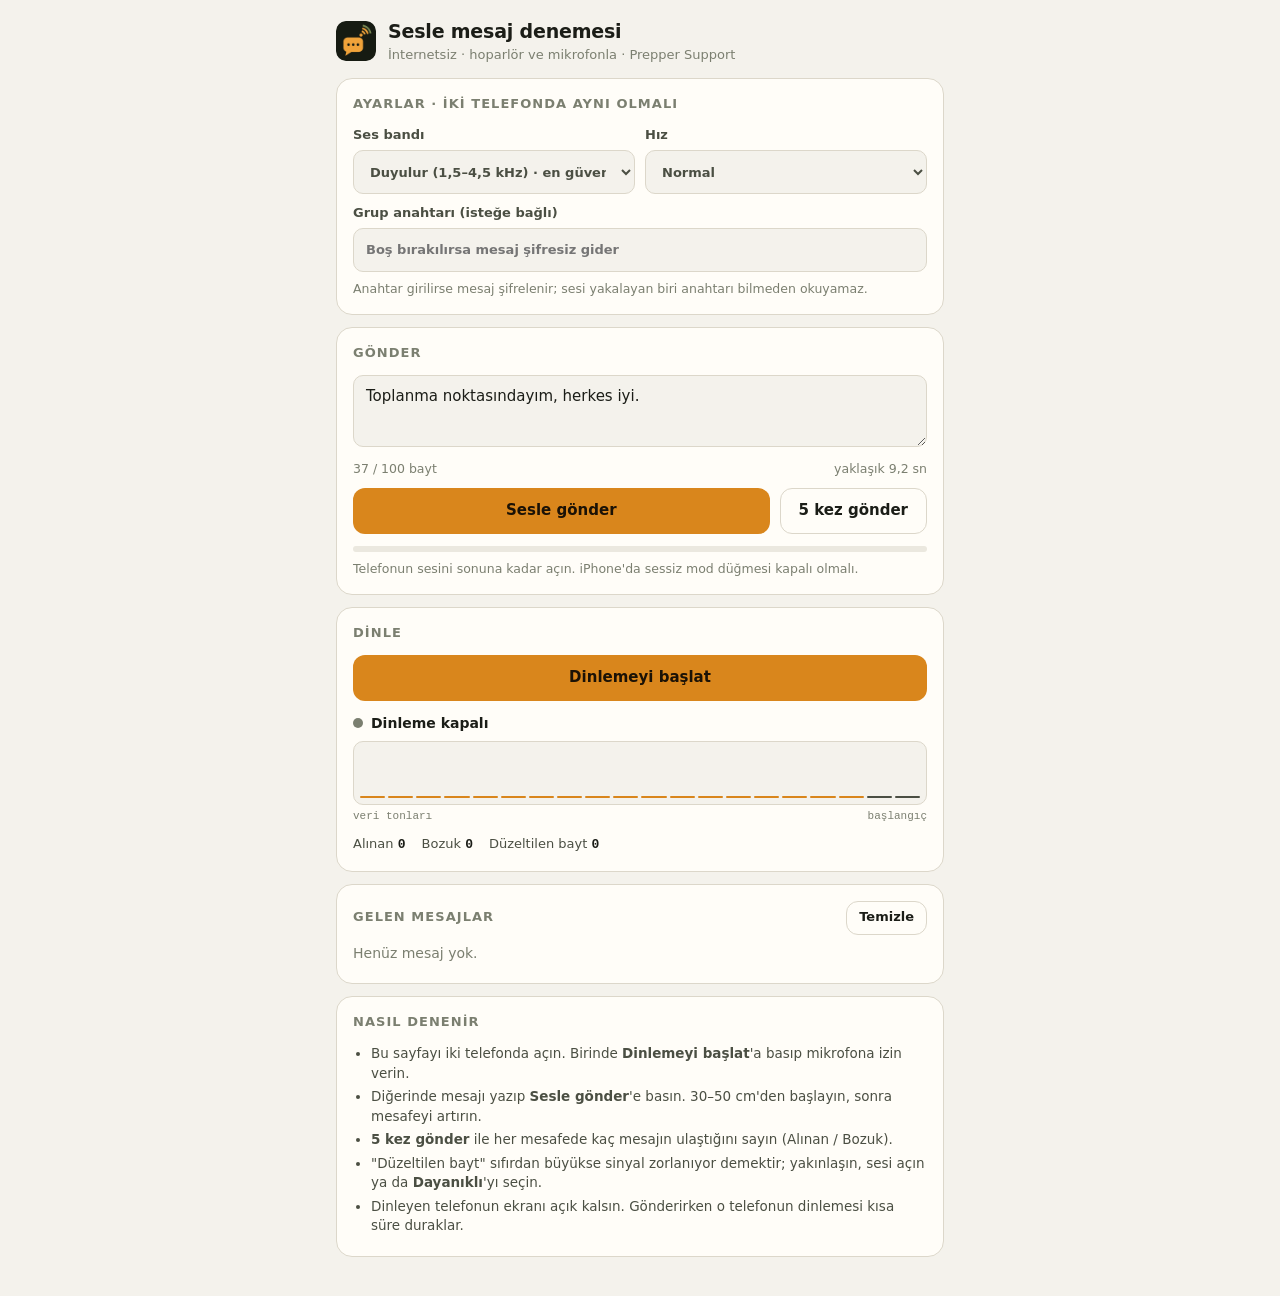
<file: docs/ses-deneme.html>
<!doctype html>
<html lang="tr">
<head>
<meta charset="utf-8">
<meta name="viewport" content="width=device-width, initial-scale=1, viewport-fit=cover">
<title>Sesle Mesaj Denemesi</title>
<meta name="description" content="İki telefon arasında internetsiz, sesle kısa ve şifreli mesaj gönderme denemesi.">
<meta name="theme-color" content="#11140f">
<link rel="icon" href="icons/favicon.png">
<style>
:root{
  --bg:#f4f2ec; --surface:#fffdf8; --surface-2:#ebe8df; --line:#dcd7ca;
  --ink:#1b1d17; --ink-2:#4b4f43; --ink-3:#7b7f70;
  --accent:#d9861c; --accent-ink:#1b1206; --accent-soft:#f6e3c6;
  --ok:#3f8f4f; --bad:#c2412d; --warn:#b07a10;
  --font:system-ui,-apple-system,"Segoe UI",Roboto,"Helvetica Neue",Arial,sans-serif;
  --mono:ui-monospace,"SF Mono",Menlo,Consolas,monospace; color-scheme:light;
}
@media (prefers-color-scheme:dark){:root:not([data-theme="light"]){
  --bg:#0e110c; --surface:#161a13; --surface-2:#1e2319; --line:#2c3325;
  --ink:#eceee4; --ink-2:#b6bba8; --ink-3:#80866f;
  --accent:#f0a33a; --accent-ink:#1b1206; --accent-soft:#3a2c14; --warn:#e0a531; color-scheme:dark;
}}
:root[data-theme="dark"]{
  --bg:#0e110c; --surface:#161a13; --surface-2:#1e2319; --line:#2c3325;
  --ink:#eceee4; --ink-2:#b6bba8; --ink-3:#80866f;
  --accent:#f0a33a; --accent-ink:#1b1206; --accent-soft:#3a2c14; --warn:#e0a531; color-scheme:dark;
}
*{box-sizing:border-box}
[hidden]{display:none!important}
html,body{margin:0}
body{background:var(--bg);color:var(--ink);font-family:var(--font);font-size:15px;line-height:1.45;-webkit-tap-highlight-color:transparent}
button,input,select,textarea{font:inherit;color:inherit}
button{cursor:pointer}
:focus-visible{outline:2px solid var(--accent);outline-offset:2px}
.num{font-family:var(--mono);font-variant-numeric:tabular-nums}
.wrap{max-width:640px;margin:0 auto;padding:calc(14px + env(safe-area-inset-top)) 16px calc(28px + env(safe-area-inset-bottom))}
header{display:flex;align-items:center;gap:12px;margin:4px 0 14px}
header img{border-radius:10px}
header h1{font-size:19px;margin:0;letter-spacing:-.01em}
header p{margin:0;color:var(--ink-3);font-size:13px}
.card{background:var(--surface);border:1px solid var(--line);border-radius:16px;padding:16px;margin-bottom:12px}
.card h2{font-size:13px;letter-spacing:.08em;text-transform:uppercase;color:var(--ink-3);margin:0 0 12px;font-weight:700}
.grid{display:grid;grid-template-columns:1fr 1fr;gap:10px}
label.f{display:grid;gap:5px;font-size:13px;font-weight:600;color:var(--ink-2)}
label.f.full{grid-column:1/-1}
input,select,textarea{background:var(--bg);border:1px solid var(--line);border-radius:10px;padding:10px 12px;min-height:44px;width:100%}
input:focus,select:focus,textarea:focus{outline:none;border-color:var(--accent);box-shadow:0 0 0 3px var(--accent-soft)}
textarea{resize:vertical;min-height:72px}
.note{font-size:12.5px;color:var(--ink-3);margin:8px 0 0}
.row{display:flex;align-items:center;gap:10px;flex-wrap:wrap}
.meta{font-size:12.5px;color:var(--ink-3);margin:6px 0 10px;display:flex;justify-content:space-between;gap:8px}
.meta .over{color:var(--bad);font-weight:700}
.btn{display:inline-flex;align-items:center;justify-content:center;gap:8px;border:1px solid transparent;background:var(--accent);color:var(--accent-ink);font-weight:700;padding:11px 18px;border-radius:12px;min-height:46px}
.btn:disabled{opacity:.5;cursor:default}
.btn.ghost{background:transparent;border-color:var(--line);color:var(--ink);font-weight:600}
.btn.wide{flex:1}
.btn.on{background:var(--bad);color:#fff}
.prog{height:6px;border-radius:3px;background:var(--surface-2);overflow:hidden;margin-top:12px}
.prog i{display:block;height:100%;width:0;background:var(--accent);transition:width .1s linear}
.stat{display:flex;align-items:center;gap:8px;font-size:14px;font-weight:600;margin:12px 0 8px}
.dot{width:10px;height:10px;border-radius:50%;background:var(--ink-3);flex:none}
.dot.live{background:var(--ok);animation:pulse 1.2s infinite}
.dot.sig{background:var(--accent)}
@keyframes pulse{50%{opacity:.35}}
.bars{display:grid;grid-template-columns:repeat(20,1fr);gap:3px;align-items:end;height:64px;padding:6px;border-radius:10px;background:var(--bg);border:1px solid var(--line)}
.bars i{display:block;background:var(--accent);border-radius:2px;height:2%;min-height:2px;transition:height .08s}
.bars i.s{background:var(--ink-2)}
.legend{display:flex;justify-content:space-between;font-size:11px;color:var(--ink-3);margin-top:4px;font-family:var(--mono)}
.counts{display:flex;gap:16px;font-size:13px;color:var(--ink-2);margin-top:10px}
.counts b{font-family:var(--mono);color:var(--ink)}
.log{display:flex;flex-direction:column;gap:8px;margin-top:4px}
.msg{border:1px solid var(--line);border-radius:12px;padding:10px 12px;background:var(--bg)}
.msg p{margin:0 0 4px;white-space:pre-wrap;overflow-wrap:anywhere;font-size:15.5px}
.msg small{color:var(--ink-3);font-size:12px;display:flex;gap:10px;flex-wrap:wrap}
.msg.lock p{color:var(--warn)}
.tag{font-size:11px;font-weight:700;padding:1px 7px;border-radius:99px;background:var(--accent-soft);color:var(--ink)}
.empty{color:var(--ink-3);font-size:14px;margin:4px 0}
ul.tips{margin:0;padding-left:18px;color:var(--ink-2);font-size:13.5px}
ul.tips li{margin:4px 0}
.toast{position:fixed;left:50%;bottom:calc(20px + env(safe-area-inset-bottom));transform:translateX(-50%);background:var(--ink);color:var(--bg);padding:10px 16px;border-radius:12px;z-index:9;max-width:calc(100vw - 32px);font-size:14px}
@media (max-width:420px){.grid{grid-template-columns:1fr}}
</style>
</head>
<body>
<div class="wrap">
  <header>
    <img src="icons/icon-192.png" width="40" height="40" alt="">
    <div><h1>Sesle mesaj denemesi</h1><p>İnternetsiz · hoparlör ve mikrofonla · Prepper Support</p></div>
  </header>

  <section class="card" aria-labelledby="h-set">
    <h2 id="h-set">Ayarlar · iki telefonda aynı olmalı</h2>
    <div class="grid">
      <label class="f">Ses bandı
        <select id="band"><option value="low">Duyulur (1,5–4,5 kHz) · en güvenilir</option><option value="high">Yüksek (15–18 kHz) · daha az duyulur</option></select></label>
      <label class="f">Hız
        <select id="speed"><option value="fast">Hızlı</option><option value="normal" selected>Normal</option><option value="robust">Dayanıklı (gürültülü ortam)</option></select></label>
      <label class="f full">Grup anahtarı (isteğe bağlı)
        <input id="pass" type="text" autocomplete="off" autocapitalize="off" spellcheck="false" placeholder="Boş bırakılırsa mesaj şifresiz gider"></label>
    </div>
    <p class="note">Anahtar girilirse mesaj şifrelenir; sesi yakalayan biri anahtarı bilmeden okuyamaz.</p>
  </section>

  <section class="card" aria-labelledby="h-send">
    <h2 id="h-send">Gönder</h2>
    <textarea id="text" maxlength="200" placeholder="Kısa bir mesaj yazın…">Toplanma noktasındayım, herkes iyi.</textarea>
    <div class="meta"><span id="bytes"></span><span id="dur"></span></div>
    <div class="row">
      <button class="btn wide" id="send" type="button">Sesle gönder</button>
      <button class="btn ghost" id="burst" type="button" title="Menzil ölçmek için: aynı mesajı numaralayarak 5 kez gönderir">5 kez gönder</button>
    </div>
    <div class="prog" aria-hidden="true"><i id="prog"></i></div>
    <p class="note" id="sendNote">Telefonun sesini sonuna kadar açın. iPhone'da sessiz mod düğmesi kapalı olmalı.</p>
  </section>

  <section class="card" aria-labelledby="h-rx">
    <h2 id="h-rx">Dinle</h2>
    <button class="btn wide" id="listen" type="button" style="width:100%">Dinlemeyi başlat</button>
    <div class="stat" role="status"><span class="dot" id="dot"></span><span id="state">Dinleme kapalı</span></div>
    <div class="bars" id="bars" aria-hidden="true"></div>
    <div class="legend"><span>veri tonları</span><span>başlangıç</span></div>
    <div class="counts"><span>Alınan <b id="cOk">0</b></span><span>Bozuk <b id="cBad">0</b></span><span>Düzeltilen bayt <b id="cFix">0</b></span></div>
  </section>

  <section class="card" aria-labelledby="h-log">
    <div class="row" style="justify-content:space-between"><h2 id="h-log" style="margin:0">Gelen mesajlar</h2><button class="btn ghost" id="clear" type="button" style="min-height:34px;padding:5px 12px;font-size:13px">Temizle</button></div>
    <div class="log" id="log"><p class="empty">Henüz mesaj yok.</p></div>
  </section>

  <section class="card" aria-labelledby="h-tips">
    <h2 id="h-tips">Nasıl denenir</h2>
    <ul class="tips">
      <li>Bu sayfayı iki telefonda açın. Birinde <b>Dinlemeyi başlat</b>'a basıp mikrofona izin verin.</li>
      <li>Diğerinde mesajı yazıp <b>Sesle gönder</b>'e basın. 30–50 cm'den başlayın, sonra mesafeyi artırın.</li>
      <li><b>5 kez gönder</b> ile her mesafede kaç mesajın ulaştığını sayın (Alınan / Bozuk).</li>
      <li>"Düzeltilen bayt" sıfırdan büyükse sinyal zorlanıyor demektir; yakınlaşın, sesi açın ya da <b>Dayanıklı</b>'yı seçin.</li>
      <li>Dinleyen telefonun ekranı açık kalsın. Gönderirken o telefonun dinlemesi kısa süre duraklar.</li>
    </ul>
  </section>
</div>
<div class="toast" id="toast" role="status" aria-live="polite" hidden></div>

<script type="module">
import { BANDS, SPEEDS, MAX_PAYLOAD, synth, frameSeconds, Receiver, keyFrom, seal, open } from "./ses-modem.js";
const $ = s => document.querySelector(s);
const enc = new TextEncoder(), dec = new TextDecoder();
let ctx = null, mic = null, proc = null, rx = null, listening = false, sending = false, wake = null;
let keyCache = { pass: null, key: null };
const counts = { ok: 0, bad: 0, fix: 0 };
let toastT; const toast = (m, ms = 3500) => { const t = $("#toast"); t.textContent = m; t.hidden = false; clearTimeout(toastT); toastT = setTimeout(() => t.hidden = true, ms); };
const esc = s => String(s).replace(/[&<>"']/g, c => ({ "&": "&amp;", "<": "&lt;", ">": "&gt;", '"': "&quot;", "'": "&#39;" }[c]));

// ayarlar bu cihazda hatırlanır
const PREF = "prepper-ses-ayar";
try { const p = JSON.parse(localStorage.getItem(PREF) || "{}"); ["band", "speed", "pass"].forEach(k => { if (p[k] != null) $("#" + k).value = p[k]; }); } catch (e) {}
const savePrefs = () => { try { localStorage.setItem(PREF, JSON.stringify({ band: $("#band").value, speed: $("#speed").value, pass: $("#pass").value })); } catch (e) {} };

const bars = $("#bars"); bars.innerHTML = Array.from({ length: 20 }, (_, i) => `<i${i >= 18 ? ' class="s"' : ""}></i>`).join("");
const barEls = [...bars.children];

async function getKey() {
  const p = $("#pass").value.trim(); if (!p) return null;
  if (keyCache.pass !== p) keyCache = { pass: p, key: await keyFrom(p) };
  return keyCache.key;
}
const opts = () => ({ band: $("#band").value, T: SPEEDS[$("#speed").value] });

function updateMeta() {
  const n = enc.encode($("#text").value).length, encd = !!$("#pass").value.trim(), max = MAX_PAYLOAD - (encd ? 20 : 0);
  $("#bytes").innerHTML = `<span class="${n > max ? "over" : ""}">${n} / ${max} bayt</span>${encd ? " · şifreli" : ""}`;
  $("#dur").textContent = "yaklaşık " + frameSeconds(Math.min(n, max) + (encd ? 20 : 0), opts().T).toFixed(1).replace(".", ",") + " sn";
  $("#send").disabled = $("#burst").disabled = sending || !n || n > max;
}
["#text", "#pass"].forEach(s => $(s).addEventListener("input", () => { updateMeta(); savePrefs(); }));
["#band", "#speed", "#pass"].forEach(s => $(s).addEventListener("change", () => { savePrefs(); updateMeta(); if (listening) restartRx(); }));
updateMeta();

async function audio() {
  if (!ctx) ctx = new (window.AudioContext || window.webkitAudioContext)();
  if (ctx.state !== "running") await ctx.resume();
  return ctx;
}

/* ---------- gönderme ---------- */
async function play(samples) {
  const c = await audio();
  const buf = c.createBuffer(1, samples.length, c.sampleRate); buf.copyToChannel ? buf.copyToChannel(samples, 0) : buf.getChannelData(0).set(samples);
  const src = c.createBufferSource(); src.buffer = buf; src.connect(c.destination);
  const t0 = c.currentTime + 0.05, dur = buf.duration; src.start(t0);
  await new Promise(res => {
    const tick = () => { const p = Math.min(1, Math.max(0, (c.currentTime - t0) / dur)); $("#prog").style.width = (p * 100) + "%"; if (p < 1) requestAnimationFrame(tick); };
    tick(); src.onended = res;
  });
  $("#prog").style.width = "0";
}
async function sendText(text) {
  const c = await audio();
  let payload = enc.encode(text), flags = 0;
  const key = await getKey();
  if (key) { payload = await seal(key, payload); flags = 1; }
  await play(synth(payload, { sampleRate: c.sampleRate, ...opts(), flags }));
}
async function sendFlow(times) {
  const text = $("#text").value.trim(); if (!text) return;
  sending = true; updateMeta();
  const wasListening = listening; if (wasListening) await stopRx(true);
  try {
    for (let i = 1; i <= times; i++) {
      $("#sendNote").textContent = times > 1 ? `Gönderiliyor ${i}/${times}…` : "Gönderiliyor…";
      await sendText(times > 1 ? `#${i} ${text}` : text);
      if (i < times) await new Promise(r => setTimeout(r, 700));
    }
    $("#sendNote").textContent = times > 1 ? `${times} mesaj gönderildi. Dinleyen telefonda Alınan sayısına bakın.` : "Gönderildi.";
  } catch (e) { toast("Gönderilemedi: " + (e.message || e)); $("#sendNote").textContent = "Gönderilemedi."; }
  sending = false; updateMeta();
  if (wasListening) startRx().catch(() => {});
}
$("#send").onclick = () => sendFlow(1);
$("#burst").onclick = () => sendFlow(5);

/* ---------- dinleme ---------- */
function makeRx() {
  rx = new Receiver({
    sampleRate: ctx.sampleRate, ...opts(),
    onFrame: f => onFrame(f).catch(() => {}),
    onBad: () => { counts.bad++; paintCounts(); },
    onLevels: lv => paintLevels(lv)
  });
}
let lastSig = 0;
function paintLevels(lv) {
  let m = 1e-12; for (const v of lv) m = Math.max(m, v);
  const total = lv.reduce((a, b) => a + b, 0);
  lv.forEach((v, i) => { barEls[i].style.height = Math.max(2, 100 * Math.sqrt(v / m) * Math.min(1, Math.log10(1 + total * 1e5) / 3)) + "%"; });
  if (total > 2e-4 && m / total > 0.3) lastSig = performance.now();
  const sig = performance.now() - lastSig < 600;
  $("#dot").className = "dot " + (sig ? "sig" : "live");
  $("#state").textContent = sig ? "Sinyal algılanıyor…" : "Dinleniyor";
}
function paintCounts() { $("#cOk").textContent = counts.ok; $("#cBad").textContent = counts.bad; $("#cFix").textContent = counts.fix; }
async function onFrame(f) {
  counts.ok++; counts.fix += f.fixed; paintCounts();
  let text, locked = false, encd = !!(f.flags & 1);
  if (encd) {
    const key = await getKey();
    if (!key) { text = "Şifreli mesaj geldi. Okumak için grup anahtarını girin."; locked = true; }
    else { try { text = dec.decode(await open(key, f.payload)); } catch (e) { text = "Şifreli mesaj açılamadı: grup anahtarı farklı."; locked = true; } }
  } else text = dec.decode(f.payload);
  const log = $("#log"); const em = log.querySelector(".empty"); if (em) em.remove();
  const el = document.createElement("div"); el.className = "msg" + (locked ? " lock" : "");
  el.innerHTML = `<p>${esc(text)}</p><small><span class="num">${new Date().toLocaleTimeString("tr-TR")}</span>${encd ? '<span class="tag">şifreli</span>' : ""}<span>${f.fixed ? f.fixed + " bayt düzeltildi" : "hatasız"}</span></small>`;
  log.prepend(el);
  if (navigator.vibrate) navigator.vibrate(120);
}
$("#clear").onclick = () => { $("#log").innerHTML = '<p class="empty">Henüz mesaj yok.</p>'; counts.ok = counts.bad = counts.fix = 0; paintCounts(); };

async function startRx() {
  const c = await audio();
  if (!navigator.mediaDevices || !navigator.mediaDevices.getUserMedia) throw new Error("Bu tarayıcı mikrofonu desteklemiyor (sayfa https ile açılmalı).");
  // gürültü bastırma ve otomatik ses ayarı tonları bozar, kapatılır
  mic = await navigator.mediaDevices.getUserMedia({ audio: { echoCancellation: false, noiseSuppression: false, autoGainControl: false, channelCount: 1 } });
  const src = c.createMediaStreamSource(mic);
  proc = c.createScriptProcessor(4096, 1, 1);
  const mute = c.createGain(); mute.gain.value = 0;
  makeRx();
  proc.onaudioprocess = e => { if (rx) rx.push(new Float32Array(e.inputBuffer.getChannelData(0))); };
  src.connect(proc); proc.connect(mute); mute.connect(c.destination);
  proc._src = src; proc._mute = mute;
  listening = true; paintListen();
  try { if ("wakeLock" in navigator) wake = await navigator.wakeLock.request("screen"); } catch (e) {}
}
async function stopRx(pause) {
  try { if (proc) { proc.onaudioprocess = null; proc._src.disconnect(); proc.disconnect(); proc._mute.disconnect(); } } catch (e) {}
  try { mic && mic.getTracks().forEach(t => t.stop()); } catch (e) {}
  proc = null; mic = null; rx = null; listening = false;
  try { wake && wake.release(); } catch (e) {} wake = null;
  paintListen(pause);
  barEls.forEach(b => b.style.height = "2%");
}
async function restartRx() { await stopRx(); try { await startRx(); } catch (e) { toast(e.message || String(e)); } }
function paintListen(pause) {
  $("#listen").textContent = listening ? "Dinlemeyi durdur" : "Dinlemeyi başlat";
  $("#listen").classList.toggle("on", listening);
  if (!listening) { $("#dot").className = "dot"; $("#state").textContent = pause ? "Gönderirken dinleme duraklatıldı" : "Dinleme kapalı"; }
  else { $("#dot").className = "dot live"; $("#state").textContent = "Dinleniyor"; }
}
$("#listen").onclick = async () => {
  if (listening) return stopRx();
  try { await startRx(); }
  catch (e) { toast(e && e.name === "NotAllowedError" ? "Mikrofon izni verilmedi. Tarayıcı ayarlarından bu site için mikrofona izin verin." : (e.message || String(e)), 6000); }
};
document.addEventListener("visibilitychange", async () => { if (!document.hidden && wake === null && listening) { try { wake = await navigator.wakeLock.request("screen"); } catch (e) {} } });
// test için: sayfa ?test ile açılırsa dinleme otomatik başlar
if (new URLSearchParams(location.search).has("autolisten")) startRx().catch(e => toast(e.message));
window.__ses = { counts, sendText };
</script>
</body>
</html>
</file>
